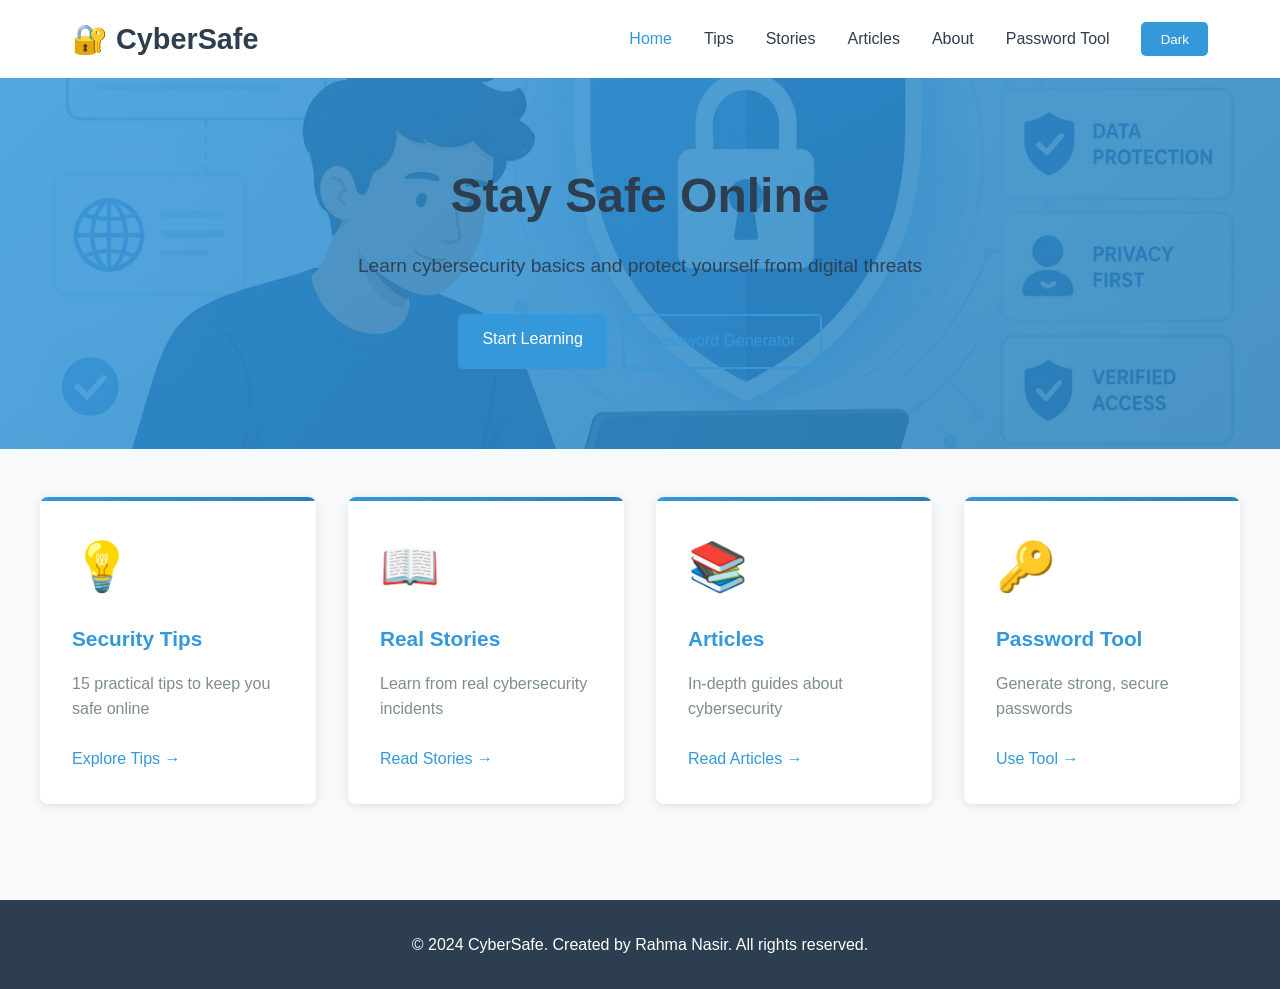
<file: index.html>
<!DOCTYPE html>
<html lang="en">
<head>
    <meta charset="UTF-8">
    <meta name="viewport" content="width=device-width, initial-scale=1.0">
    <title>CyberSafe - Cybersecurity Awareness</title>
    <link rel="stylesheet" href="style.css">
</head>
<body>

    <nav class="navbar">
        <div class="nav-container">
            <div class="logo">
                <span class="logo-icon">🔐</span>
                <span class="logo-text">CyberSafe</span>
            </div>
            <ul class="nav-links">
                <li><a href="index.html" class="active">Home</a></li>
                <li><a href="tips.html">Tips</a></li>
                <li><a href="stories.html">Stories</a></li>
                <li><a href="articles.html">Articles</a></li>
                <li><a href="about.html">About</a></li>
                <li><a href="password.html">Password Tool</a></li>
                <li><button class="theme-btn" id="themeBtn">Dark</button></li>
            </ul>
        </div>
    </nav>

    <section class="hero">
        <div class="hero-content">
            <h2>Stay Safe Online</h2>
            <p>Learn cybersecurity basics and protect yourself from digital threats</p>
            <div class="hero-buttons">
                <a href="tips.html" class="btn btn-primary">Start Learning</a>
                <a href="password.html" class="btn btn-secondary">Password Generator</a>
            </div>
        </div>
    </section>

    <section class="features">
        <div class="features-container">
            <div class="feature-card">
                <span class="feature-icon">💡</span>
                <h3>Security Tips</h3>
                <p>15 practical tips to keep you safe online</p>
                <a href="tips.html">Explore Tips →</a>
            </div>
            <div class="feature-card">
                <span class="feature-icon">📖</span>
                <h3>Real Stories</h3>
                <p>Learn from real cybersecurity incidents</p>
                <a href="stories.html">Read Stories →</a>
            </div>
            <div class="feature-card">
                <span class="feature-icon">📚</span>
                <h3>Articles</h3>
                <p>In-depth guides about cybersecurity</p>
                <a href="articles.html">Read Articles →</a>
            </div>
            <div class="feature-card">
                <span class="feature-icon">🔑</span>
                <h3>Password Tool</h3>
                <p>Generate strong, secure passwords</p>
                <a href="password.html">Use Tool →</a>
            </div>
        </div>
    </section>
    <footer class="footer">
        <p>&copy; 2024 CyberSafe. Created by Rahma Nasir. All rights reserved.</p>
    </footer>
    
    <script src="script.js"></script>
</body>
</html>
</file>
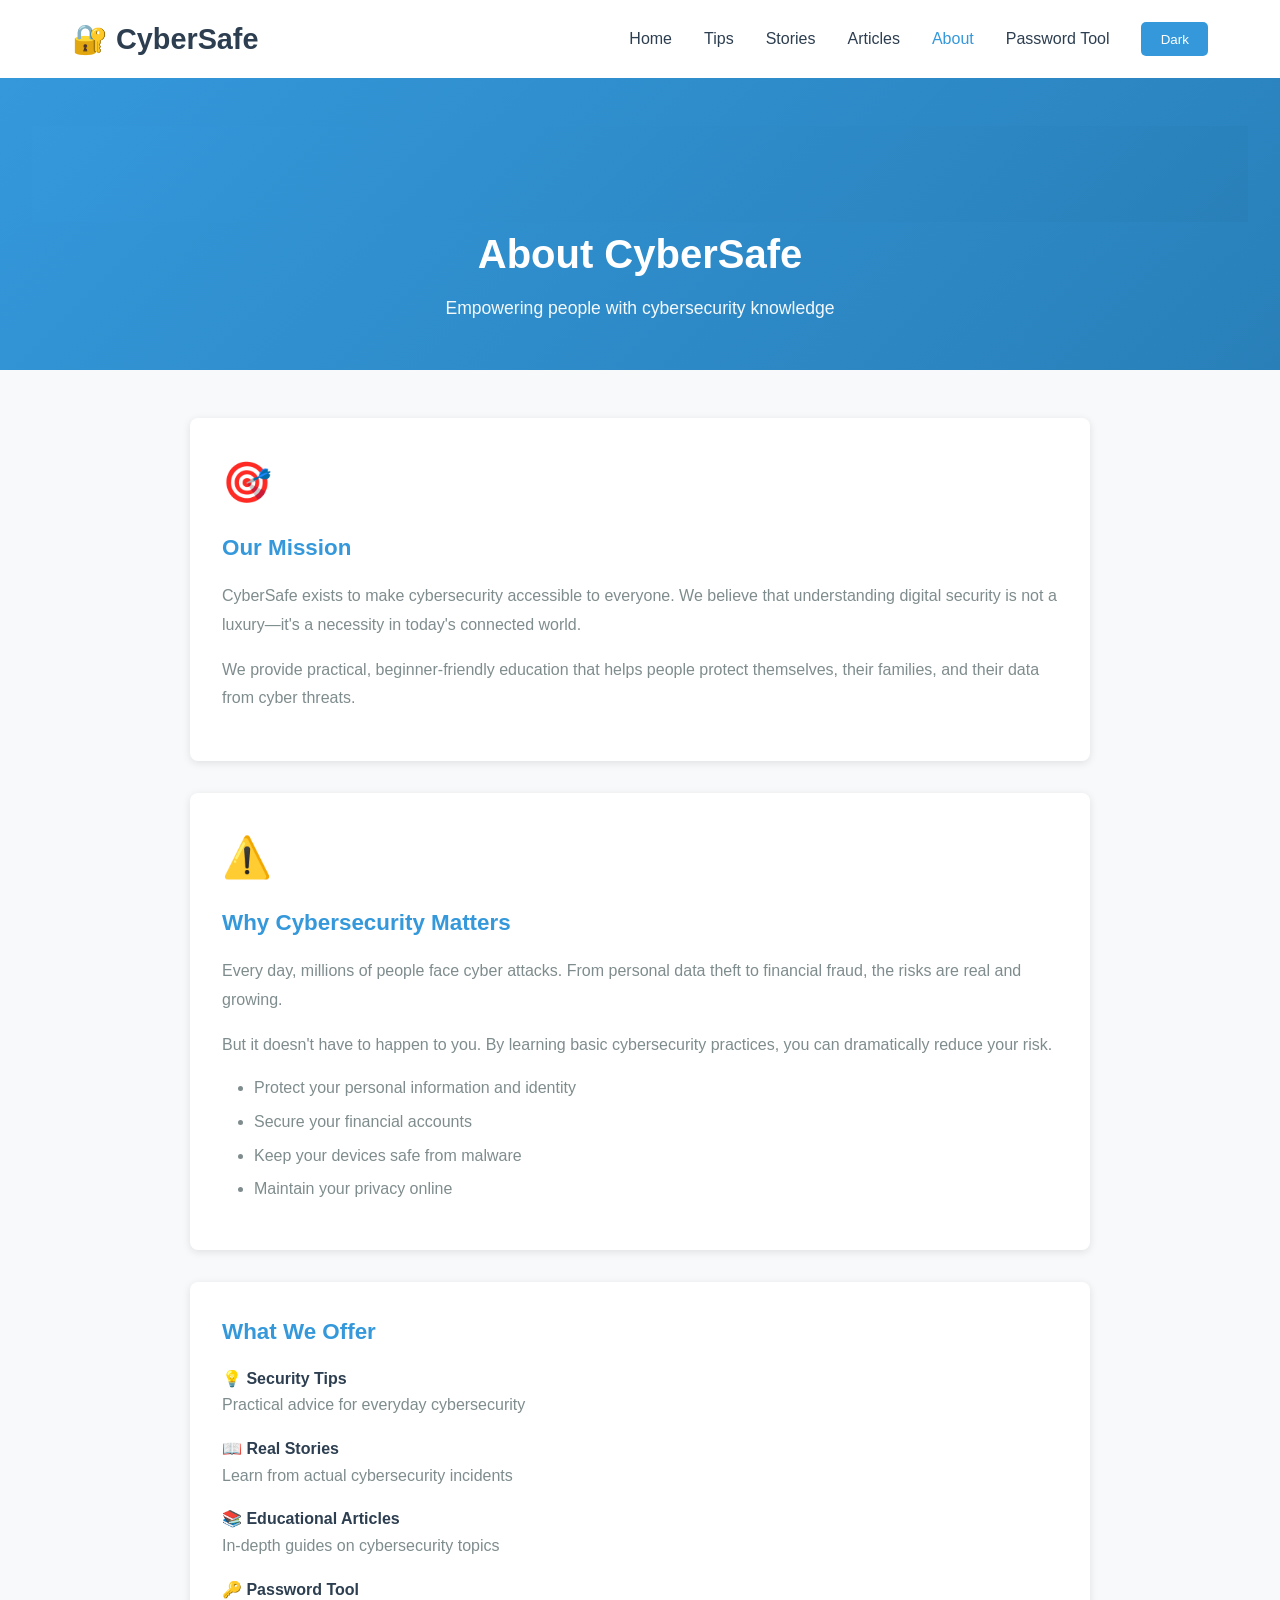
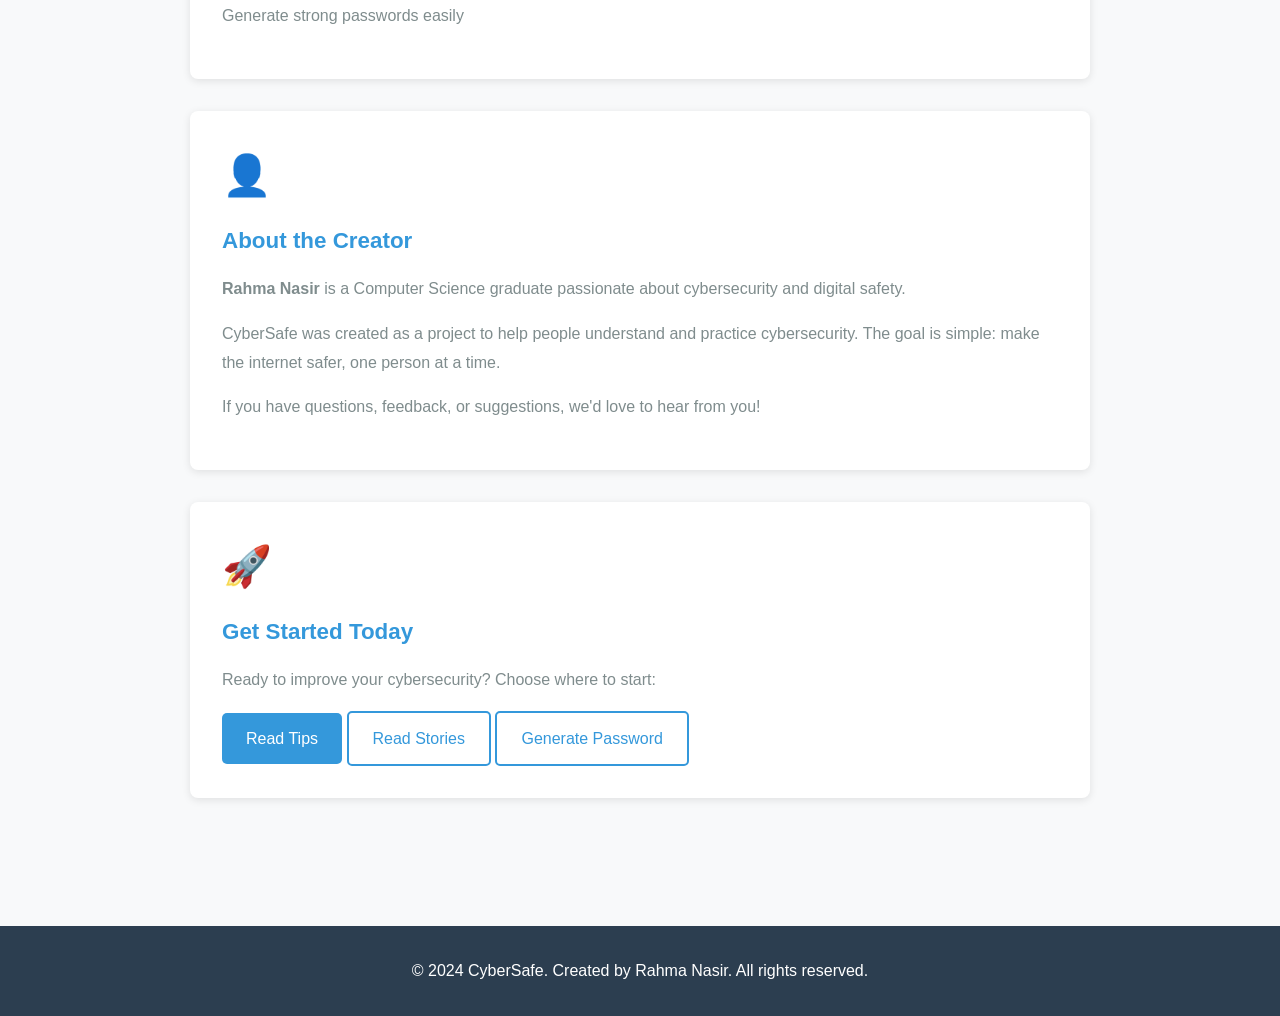
<file: about.html>
<!DOCTYPE html>
<html lang="en">
<head>
    <meta charset="UTF-8">
    <meta name="viewport" content="width=device-width, initial-scale=1.0">
    <title>About - CyberSafe</title>
    <link rel="stylesheet" href="style.css">
</head>
<body>

    <nav class="navbar">
        <div class="nav-container">
            <div class="logo">
                <span class="logo-icon">🔐</span>
                <span class="logo-text">CyberSafe</span>
            </div>
            <ul class="nav-links">
                <li><a href="index.html">Home</a></li>
                <li><a href="tips.html">Tips</a></li>
                <li><a href="stories.html">Stories</a></li>
                <li><a href="articles.html">Articles</a></li>
                <li><a href="about.html" class="active">About</a></li>
                <li><a href="password.html">Password Tool</a></li>
                <li><button class="theme-btn" id="themeBtn">Dark</button></li>
            </ul>
        </div>
    </nav>

    <section class="page-header">
        <section class="page-header" id="about-header"></section>
        <h2>About CyberSafe</h2>
        <p>Empowering people with cybersecurity knowledge</p>
    </section>

    <section class="about-section">
        <div class="about-container">
            <div class="about-card">
                <span class="about-icon">🎯</span>
                <h3>Our Mission</h3>
                <p>CyberSafe exists to make cybersecurity accessible to everyone. We believe that understanding digital security is not a luxury—it's a necessity in today's connected world.</p>
                <p>We provide practical, beginner-friendly education that helps people protect themselves, their families, and their data from cyber threats.</p>
            </div>

            <div class="about-card">
                <span class="about-icon">⚠️</span>
                <h3>Why Cybersecurity Matters</h3>
                <p>Every day, millions of people face cyber attacks. From personal data theft to financial fraud, the risks are real and growing.</p>
                <p>But it doesn't have to happen to you. By learning basic cybersecurity practices, you can dramatically reduce your risk.</p>
                <ul>
                    <li>Protect your personal information and identity</li>
                    <li>Secure your financial accounts</li>
                    <li>Keep your devices safe from malware</li>
                    <li>Maintain your privacy online</li>
                </ul>
            </div>

            <div class="about-card">
                <h3>What We Offer</h3>
                <div class="offerings">
                    <div class="offering">
                        <h4>💡 Security Tips</h4>
                        <p>Practical advice for everyday cybersecurity</p>
                    </div>
                    <div class="offering">
                        <h4>📖 Real Stories</h4>
                        <p>Learn from actual cybersecurity incidents</p>
                    </div>
                    <div class="offering">
                        <h4>📚 Educational Articles</h4>
                        <p>In-depth guides on cybersecurity topics</p>
                    </div>
                    <div class="offering">
                        <h4>🔑 Password Tool</h4>
                        <p>Generate strong passwords easily</p>
                    </div>
                </div>
            </div>

            <div class="about-card">
                <span class="about-icon">👤</span>
                <h3>About the Creator</h3>
                <p><strong>Rahma Nasir</strong> is a Computer Science graduate passionate about cybersecurity and digital safety.</p>
                <p>CyberSafe was created as a project to help people understand and practice cybersecurity. The goal is simple: make the internet safer, one person at a time.</p>
                <p>If you have questions, feedback, or suggestions, we'd love to hear from you!</p>
            </div>

            <div class="about-card cta-card">
                <span class="about-icon">🚀</span>
                <h3>Get Started Today</h3>
                <p>Ready to improve your cybersecurity? Choose where to start:</p>
                <div class="cta-buttons">
                    <a href="tips.html" class="btn btn-primary">Read Tips</a>
                    <a href="stories.html" class="btn btn-secondary">Read Stories</a>
                    <a href="password.html" class="btn btn-secondary">Generate Password</a>
                </div>
            </div>
        </div>
    </section>
    <footer class="footer">
        <p>&copy; 2024 CyberSafe. Created by Rahma Nasir. All rights reserved.</p>
    </footer>
    
    <script src="script.js"></script>
</body>
</html>
</file>
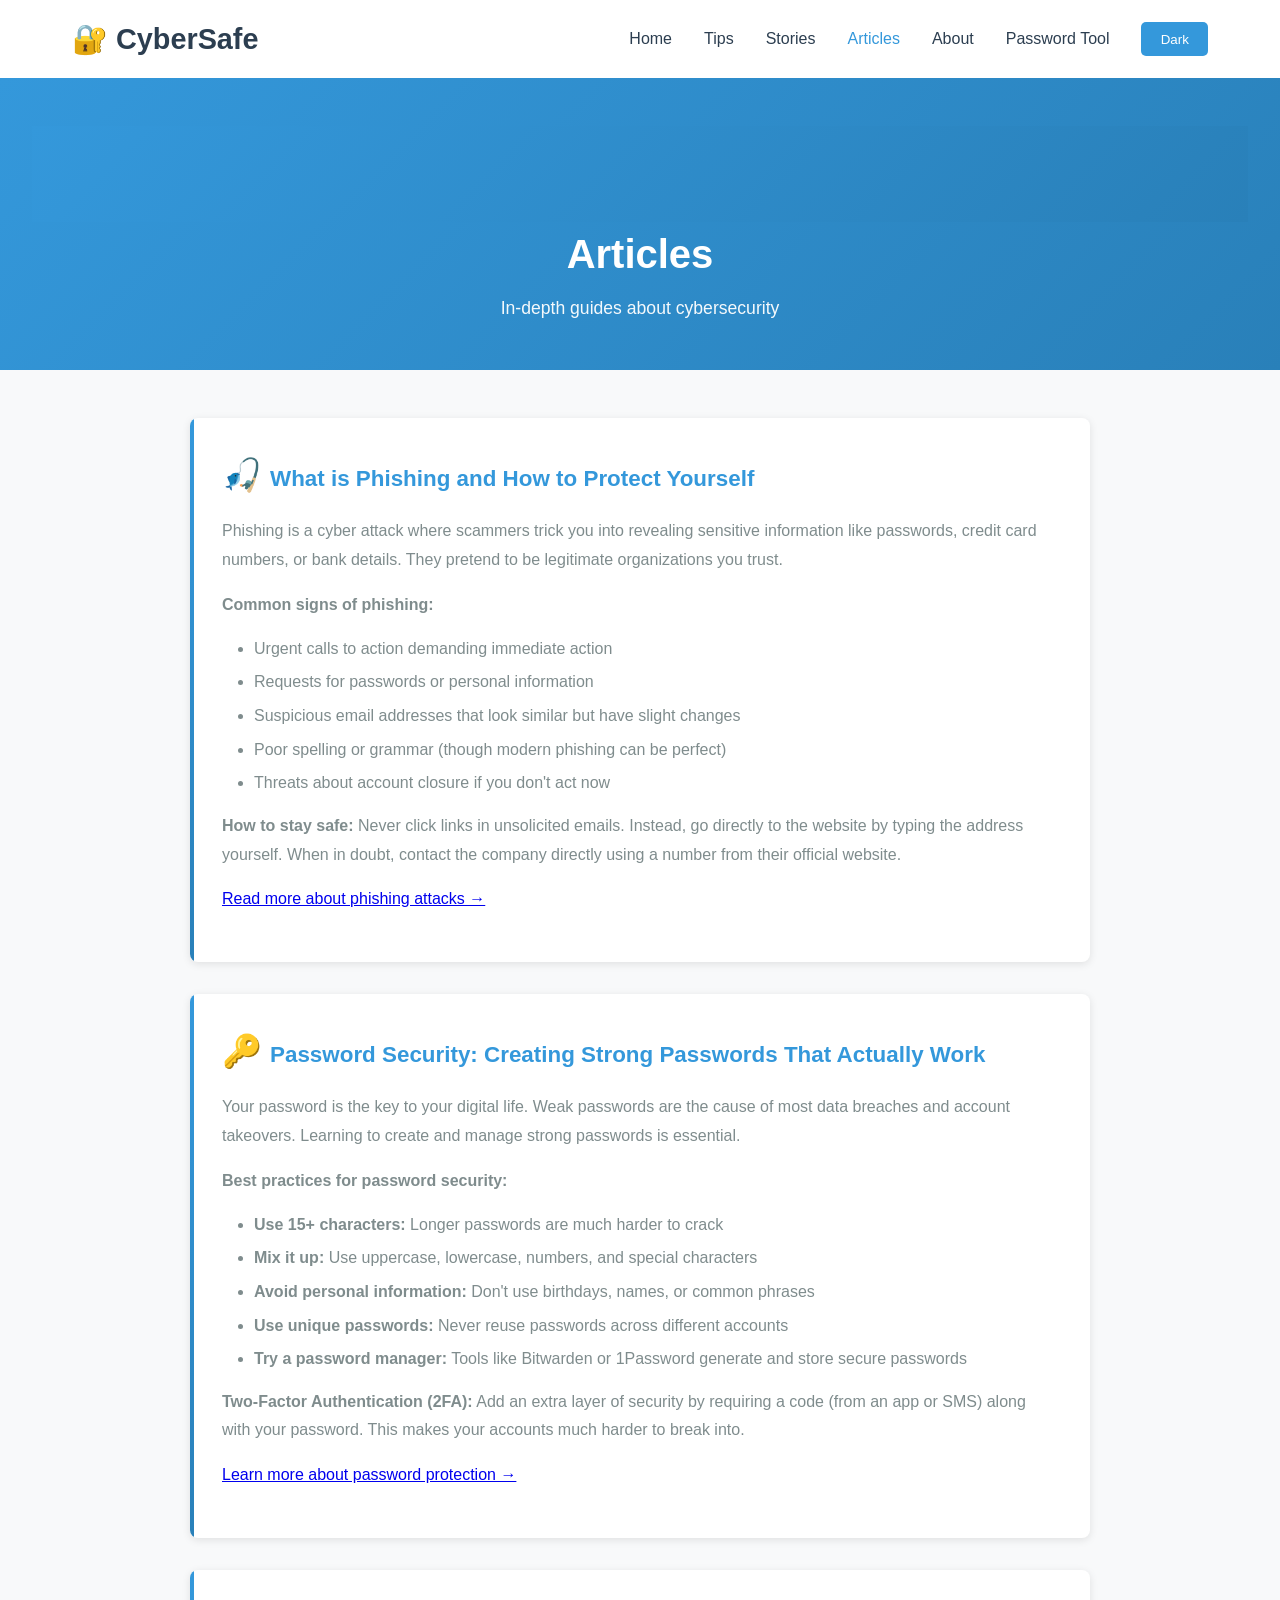
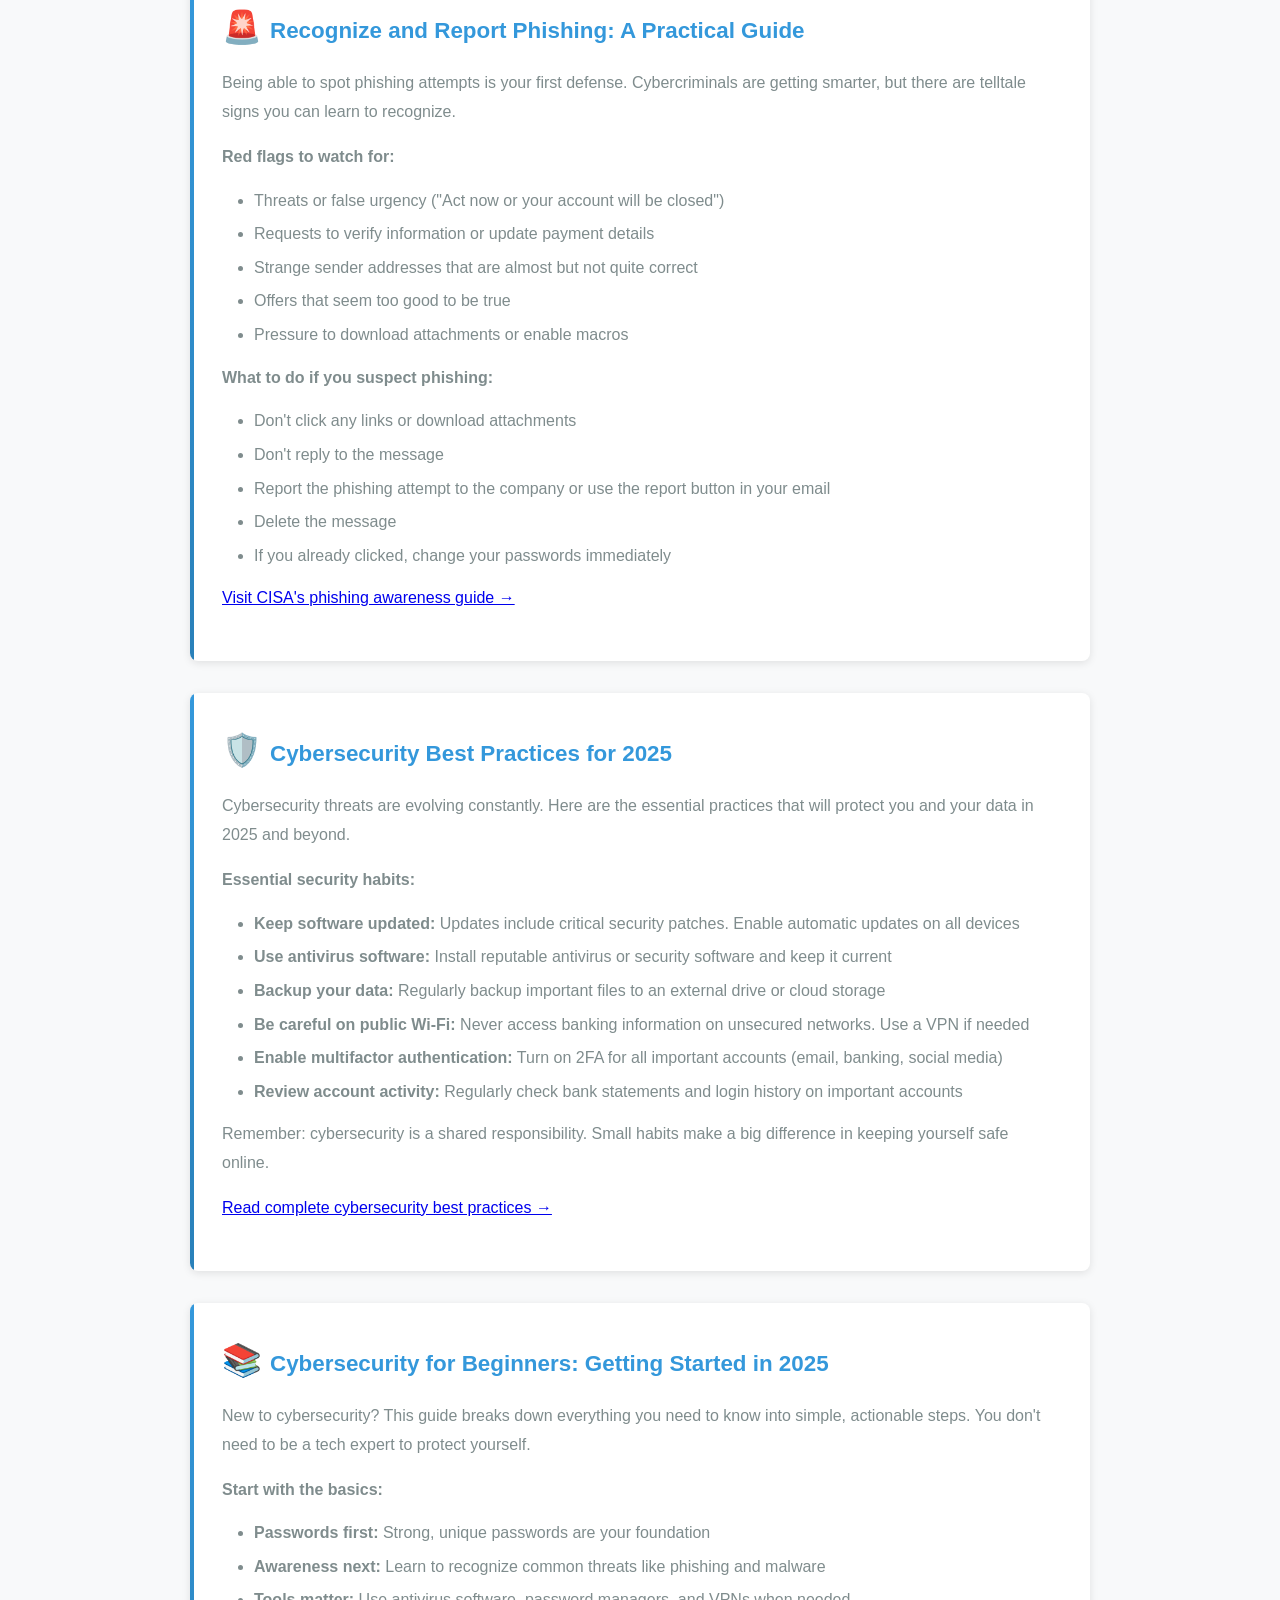
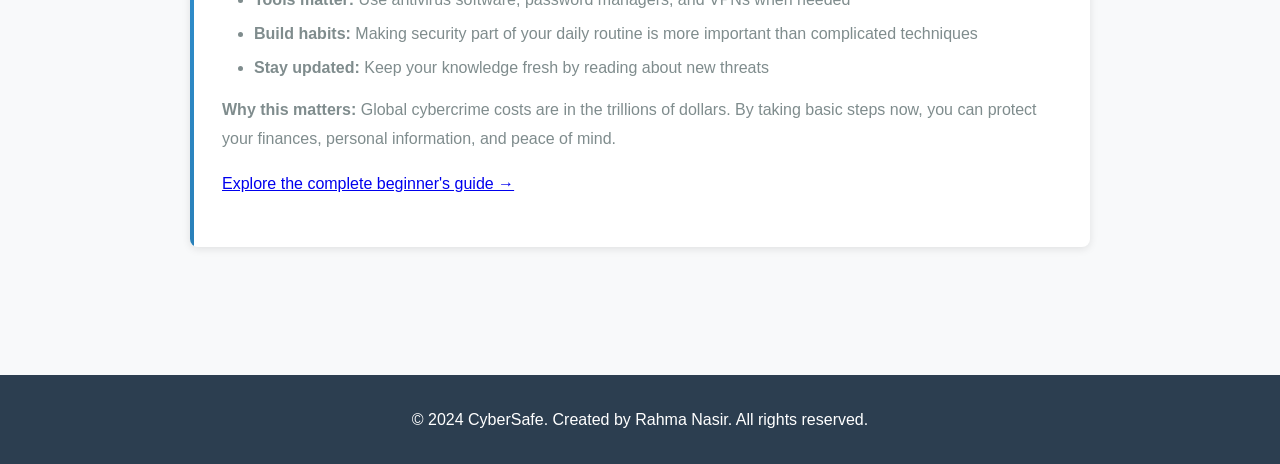
<file: articles.html>
<!DOCTYPE html>
<html lang="en">
<head>
    <meta charset="UTF-8">
    <meta name="viewport" content="width=device-width, initial-scale=1.0">
    <title>Articles - CyberSafe</title>
    <link rel="stylesheet" href="style.css">    
</head>
<body>

    <nav class="navbar">
        <div class="nav-container">
           <div class="logo">
                <span class="logo-icon">🔐</span>
                <span class="logo-text">CyberSafe</span>
            </div>
            <ul class="nav-links">
                <li><a href="index.html">Home</a></li>
                <li><a href="tips.html">Tips</a></li>
                <li><a href="stories.html">Stories</a></li>
                <li><a href="articles.html" class="active">Articles</a></li>
                <li><a href="about.html">About</a></li>
                <li><a href="password.html">Password Tool</a></li>
                <li><button class="theme-btn" id="themeBtn">Dark</button></li>
            </ul>
        </div>
    </nav>

    <section class="page-header">
        <section class="page-header" id="articles-header"></section>
        <h2>Articles</h2>
        <p>In-depth guides about cybersecurity</p>
    </section>

    <section class="articles-section">
        <div class="articles-container">
            <article class="article-card">
                <h3><span class="article-icon">🎣</span>What is Phishing and How to Protect Yourself</h3>
                <p>Phishing is a cyber attack where scammers trick you into revealing sensitive information like passwords, credit card numbers, or bank details. They pretend to be legitimate organizations you trust.</p>
                <p><strong>Common signs of phishing:</strong></p>
                <ul>
                    <li>Urgent calls to action demanding immediate action</li>
                    <li>Requests for passwords or personal information</li>
                    <li>Suspicious email addresses that look similar but have slight changes</li>
                    <li>Poor spelling or grammar (though modern phishing can be perfect)</li>
                    <li>Threats about account closure if you don't act now</li>
                </ul>
                <p><strong>How to stay safe:</strong> Never click links in unsolicited emails. Instead, go directly to the website by typing the address yourself. When in doubt, contact the company directly using a number from their official website.</p>
                <p><a href="https://www.cloudflare.com/learning/access-management/phishing-attack/" target="_blank" rel="noopener">Read more about phishing attacks →</a></p>
            </article>

            <article class="article-card">
                <h3><span class="article-icon">🔑</span>Password Security: Creating Strong Passwords That Actually Work</h3>
                <p>Your password is the key to your digital life. Weak passwords are the cause of most data breaches and account takeovers. Learning to create and manage strong passwords is essential.</p>
                <p><strong>Best practices for password security:</strong></p>
                <ul>
                    <li><strong>Use 15+ characters:</strong> Longer passwords are much harder to crack</li>
                    <li><strong>Mix it up:</strong> Use uppercase, lowercase, numbers, and special characters</li>
                    <li><strong>Avoid personal information:</strong> Don't use birthdays, names, or common phrases</li>
                    <li><strong>Use unique passwords:</strong> Never reuse passwords across different accounts</li>
                    <li><strong>Try a password manager:</strong> Tools like Bitwarden or 1Password generate and store secure passwords</li>
                </ul>
                <p><strong>Two-Factor Authentication (2FA):</strong> Add an extra layer of security by requiring a code (from an app or SMS) along with your password. This makes your accounts much harder to break into.</p>
                <p><a href="https://support.microsoft.com/en-us/windows/protect-yourself-from-phishing-0c7ea947-ba98-3bd9-7184-430e1f860a44" target="_blank" rel="noopener">Learn more about password protection →</a></p>
            </article>

            <article class="article-card">
                <h3><span class="article-icon">🚨</span>Recognize and Report Phishing: A Practical Guide</h3>
                <p>Being able to spot phishing attempts is your first defense. Cybercriminals are getting smarter, but there are telltale signs you can learn to recognize.</p>
                <p><strong>Red flags to watch for:</strong></p>
                <ul>
                    <li>Threats or false urgency ("Act now or your account will be closed")</li>
                    <li>Requests to verify information or update payment details</li>
                    <li>Strange sender addresses that are almost but not quite correct</li>
                    <li>Offers that seem too good to be true</li>
                    <li>Pressure to download attachments or enable macros</li>
                </ul>
                <p><strong>What to do if you suspect phishing:</strong></p>
                <ul>
                    <li>Don't click any links or download attachments</li>
                    <li>Don't reply to the message</li>
                    <li>Report the phishing attempt to the company or use the report button in your email</li>
                    <li>Delete the message</li>
                    <li>If you already clicked, change your passwords immediately</li>
                </ul>
                <p><a href="https://www.cisa.gov/secure-our-world/recognize-and-report-phishing" target="_blank" rel="noopener">Visit CISA's phishing awareness guide →</a></p>
            </article>

            <article class="article-card">
                <h3><span class="article-icon">🛡️</span>Cybersecurity Best Practices for 2025</h3>
                <p>Cybersecurity threats are evolving constantly. Here are the essential practices that will protect you and your data in 2025 and beyond.</p>
                <p><strong>Essential security habits:</strong></p>
                <ul>
                    <li><strong>Keep software updated:</strong> Updates include critical security patches. Enable automatic updates on all devices</li>
                    <li><strong>Use antivirus software:</strong> Install reputable antivirus or security software and keep it current</li>
                    <li><strong>Backup your data:</strong> Regularly backup important files to an external drive or cloud storage</li>
                    <li><strong>Be careful on public Wi-Fi:</strong> Never access banking information on unsecured networks. Use a VPN if needed</li>
                    <li><strong>Enable multifactor authentication:</strong> Turn on 2FA for all important accounts (email, banking, social media)</li>
                    <li><strong>Review account activity:</strong> Regularly check bank statements and login history on important accounts</li>
                </ul>
                <p>Remember: cybersecurity is a shared responsibility. Small habits make a big difference in keeping yourself safe online.</p>
                <p><a href="https://fieldeffect.com/blog/cybersecurity-best-practices-this-year" target="_blank" rel="noopener">Read complete cybersecurity best practices →</a></p>
            </article>

            <article class="article-card">
                <h3><span class="article-icon">📚</span>Cybersecurity for Beginners: Getting Started in 2025</h3>
                <p>New to cybersecurity? This guide breaks down everything you need to know into simple, actionable steps. You don't need to be a tech expert to protect yourself.</p>
                <p><strong>Start with the basics:</strong></p>
                <ul>
                    <li><strong>Passwords first:</strong> Strong, unique passwords are your foundation</li>
                    <li><strong>Awareness next:</strong> Learn to recognize common threats like phishing and malware</li>
                    <li><strong>Tools matter:</strong> Use antivirus software, password managers, and VPNs when needed</li>
                    <li><strong>Build habits:</strong> Making security part of your daily routine is more important than complicated techniques</li>
                    <li><strong>Stay updated:</strong> Keep your knowledge fresh by reading about new threats</li>
                </ul>
                <p><strong>Why this matters:</strong> Global cybercrime costs are in the trillions of dollars. By taking basic steps now, you can protect your finances, personal information, and peace of mind.</p>
                <p><a href="https://ghost.codersera.com/blog/cyber-security-tips-for-beginners-in-2026/" target="_blank" rel="noopener">Explore the complete beginner's guide →</a></p>
            </article>
        </div>
    </section>

    <footer class="footer">
        <p>&copy; 2024 CyberSafe. Created by Rahma Nasir. All rights reserved.</p>
    </footer>
    
    <script src="script.js"></script>
</body>
</html>
</file>
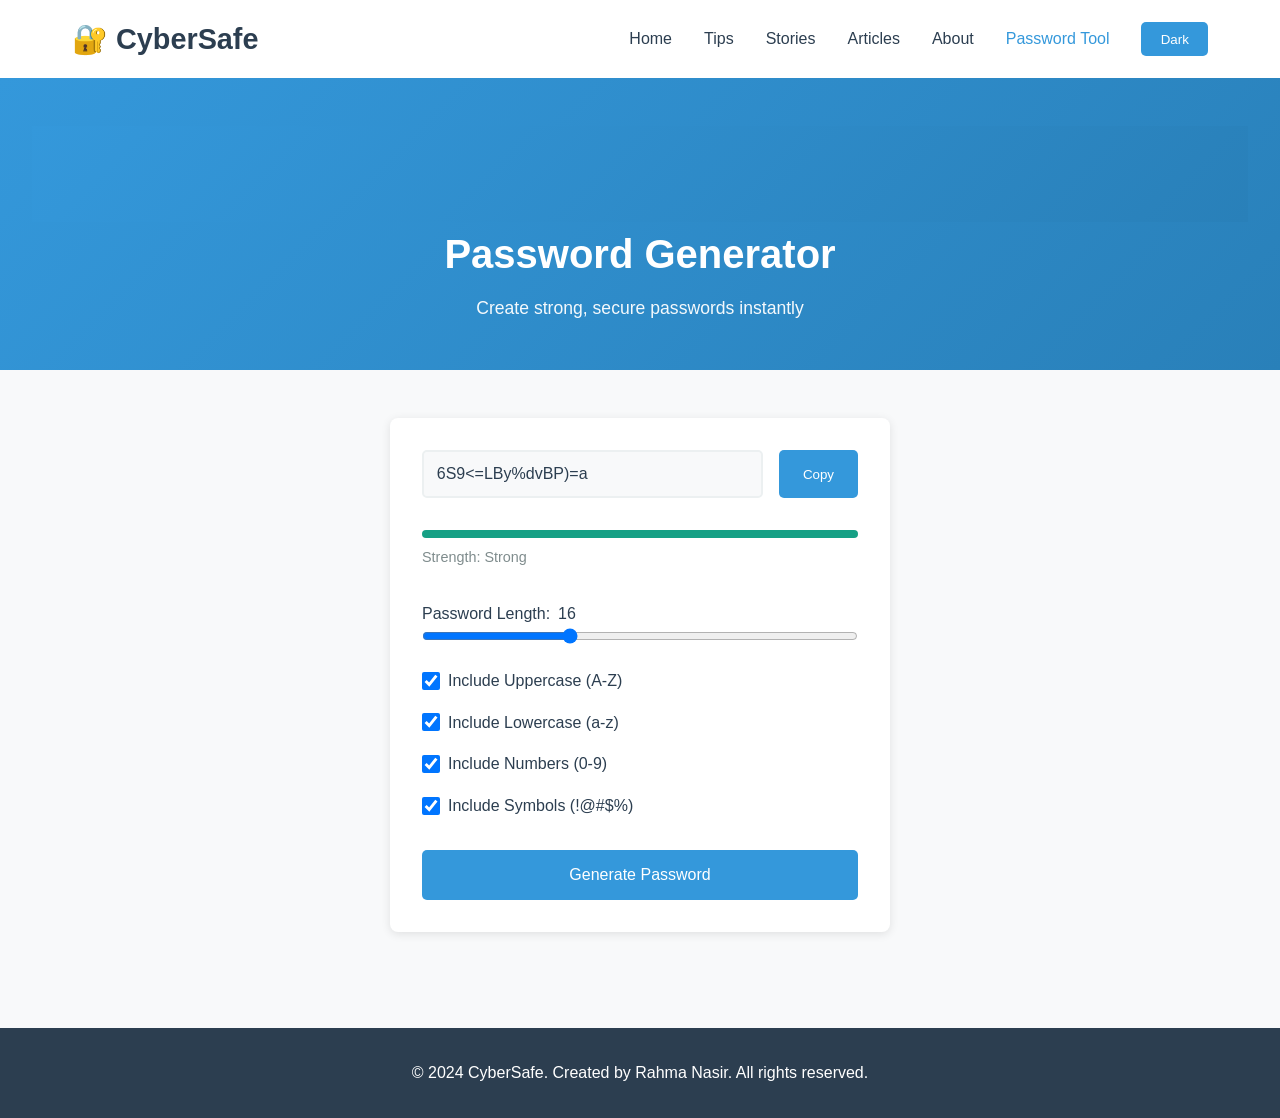
<file: password.html>
<!DOCTYPE html>
<html lang="en">
<head>
    <meta charset="UTF-8">
    <meta name="viewport" content="width=device-width, initial-scale=1.0">
    <title>Password Generator - CyberSafe</title>
    <link rel="stylesheet" href="style.css">
</head>
<body>
    <nav class="navbar">
        <div class="nav-container">
            <div class="logo">
                <span class="logo-icon">🔐</span>
                <span class="logo-text">CyberSafe</span>
            </div>
            <ul class="nav-links">
                <li><a href="index.html">Home</a></li>
                <li><a href="tips.html">Tips</a></li>
                <li><a href="stories.html">Stories</a></li>
                <li><a href="articles.html">Articles</a></li>
                <li><a href="about.html">About</a></li>
                <li><a href="password.html" class="active">Password Tool</a></li>
                <li><button class="theme-btn" id="themeBtn">Dark</button></li>
            </ul>
        </div>
    </nav>

    <section class="page-header">
        <section class="page-header" id="password-header"></section>
        <h2>Password Generator</h2>
        <p>Create strong, secure passwords instantly</p>
    </section>

    <section class="password-section">
        <div class="password-container">

            <div class="password-display">
                <input type="text" id="passwordOutput" readonly placeholder="Your password will appear here">
                <button class="copy-btn" id="copyBtn">Copy</button>
            </div>

            <div class="strength-indicator">
                <div class="strength-bar" id="strengthBar"></div>
                <p id="strengthText">Strength: Not generated</p>
            </div>

            <div class="password-options">
                <div class="option">
                    <label for="length">Password Length: <span id="lengthValue">16</span></label>
                    <input type="range" id="length" min="8" max="32" value="16">
                </div>

                <div class="option">
                    <label>
                        <input type="checkbox" id="uppercase" checked>
                        Include Uppercase (A-Z)
                    </label>
                </div>

                <div class="option">
                    <label>
                        <input type="checkbox" id="lowercase" checked>
                        Include Lowercase (a-z)
                    </label>
                </div>

                <div class="option">
                    <label>
                        <input type="checkbox" id="numbers" checked>
                        Include Numbers (0-9)
                    </label>
                </div>

                <div class="option">
                    <label>
                        <input type="checkbox" id="symbols" checked>
                        Include Symbols (!@#$%)
                    </label>
                </div>
            </div>

            <button class="btn btn-primary generate-btn" id="generateBtn">Generate Password</button>
        </div>
    </section>

    <footer class="footer">
        <p>&copy; 2024 CyberSafe. Created by Rahma Nasir. All rights reserved.</p>
    </footer>
    
    <script src="script.js"></script>
</body>
</html>
</file>
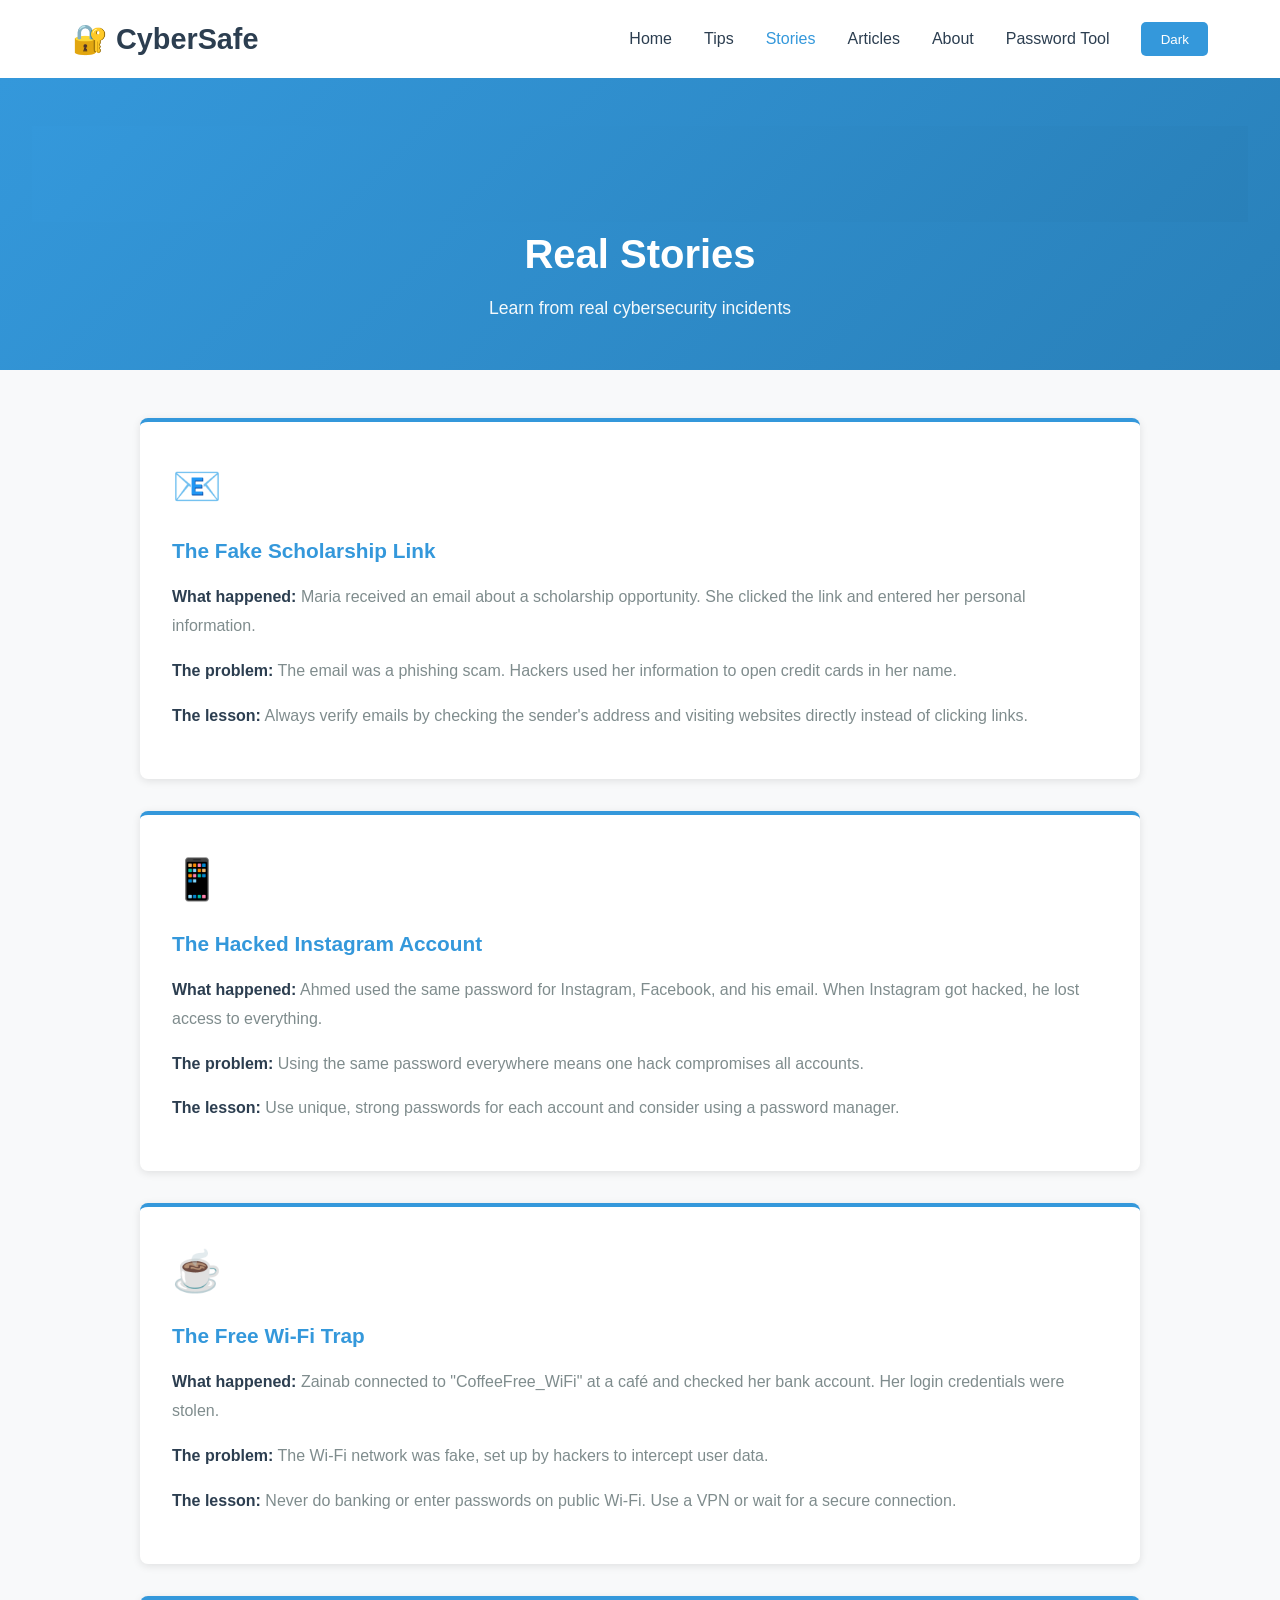
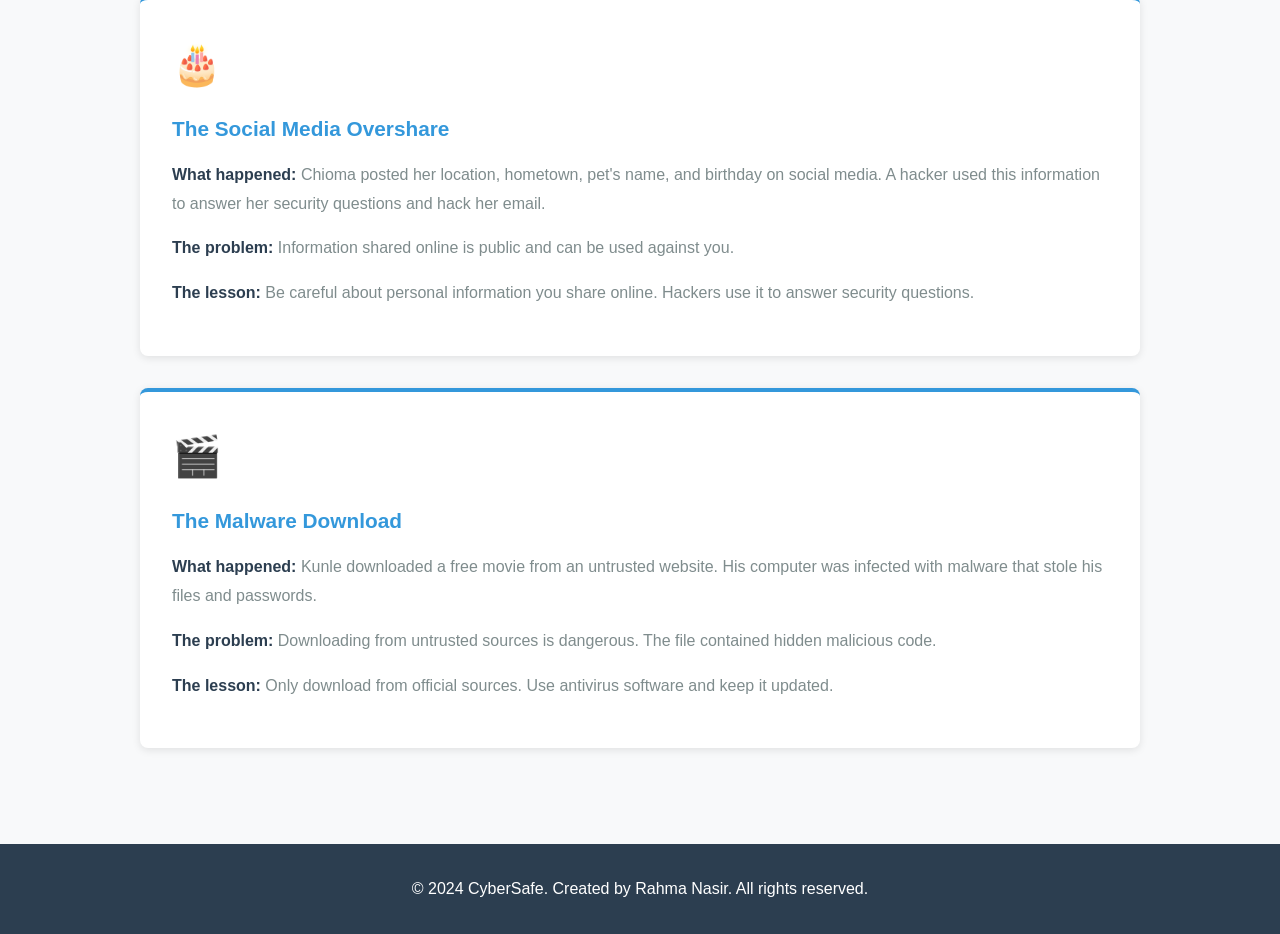
<file: stories.html>
<!DOCTYPE html>
<html lang="en">
<head>
    <meta charset="UTF-8">
    <meta name="viewport" content="width=device-width, initial-scale=1.0">
    <title>Real Stories - CyberSafe</title>
    <link rel="stylesheet" href="style.css">
</head>
<body>
    <!-- Navigation -->
    <nav class="navbar">
        <div class="nav-container">
            <div class="logo">
                <span class="logo-icon">🔐</span>
                <span class="logo-text">CyberSafe</span>
            </div>
            <ul class="nav-links">
                <li><a href="index.html">Home</a></li>
                <li><a href="tips.html">Tips</a></li>
                <li><a href="stories.html" class="active">Stories</a></li>
                <li><a href="articles.html">Articles</a></li>
                <li><a href="about.html">About</a></li>
                <li><a href="password.html">Password Tool</a></li>
                <li><button class="theme-btn" id="themeBtn">Dark</button></li>
            </ul>
        </div>
    </nav>

    <section class="page-header">
        <section class="page-header" id="stories-header"></section>
        <h2>Real Stories</h2>
        <p>Learn from real cybersecurity incidents</p>
    </section>

    <section class="stories-section">
        <div class="stories-container">
            <div class="story-card">
                <span class="story-icon">📧</span>
                <h3>The Fake Scholarship Link</h3>
                <p><strong>What happened:</strong> Maria received an email about a scholarship opportunity. She clicked the link and entered her personal information.</p>
                <p><strong>The problem:</strong> The email was a phishing scam. Hackers used her information to open credit cards in her name.</p>
                <p><strong>The lesson:</strong> Always verify emails by checking the sender's address and visiting websites directly instead of clicking links.</p>
            </div>

            <div class="story-card">
                <span class="story-icon">📱</span>
                <h3>The Hacked Instagram Account</h3>
                <p><strong>What happened:</strong> Ahmed used the same password for Instagram, Facebook, and his email. When Instagram got hacked, he lost access to everything.</p>
                <p><strong>The problem:</strong> Using the same password everywhere means one hack compromises all accounts.</p>
                <p><strong>The lesson:</strong> Use unique, strong passwords for each account and consider using a password manager.</p>
            </div>

            <div class="story-card">
                <span class="story-icon">☕</span>
                <h3>The Free Wi-Fi Trap</h3>
                <p><strong>What happened:</strong> Zainab connected to "CoffeeFree_WiFi" at a café and checked her bank account. Her login credentials were stolen.</p>
                <p><strong>The problem:</strong> The Wi-Fi network was fake, set up by hackers to intercept user data.</p>
                <p><strong>The lesson:</strong> Never do banking or enter passwords on public Wi-Fi. Use a VPN or wait for a secure connection.</p>
            </div>

            <div class="story-card">
                <span class="story-icon">🎂</span>
                <h3>The Social Media Overshare</h3>
                <p><strong>What happened:</strong> Chioma posted her location, hometown, pet's name, and birthday on social media. A hacker used this information to answer her security questions and hack her email.</p>
                <p><strong>The problem:</strong> Information shared online is public and can be used against you.</p>
                <p><strong>The lesson:</strong> Be careful about personal information you share online. Hackers use it to answer security questions.</p>
            </div>

            <div class="story-card">
                <span class="story-icon">🎬</span>
                <h3>The Malware Download</h3>
                <p><strong>What happened:</strong> Kunle downloaded a free movie from an untrusted website. His computer was infected with malware that stole his files and passwords.</p>
                <p><strong>The problem:</strong> Downloading from untrusted sources is dangerous. The file contained hidden malicious code.</p>
                <p><strong>The lesson:</strong> Only download from official sources. Use antivirus software and keep it updated.</p>
            </div>
        </div>
    </section>

    <footer class="footer">
        <p>&copy; 2024 CyberSafe. Created by Rahma Nasir. All rights reserved.</p>
    </footer>
    
    <script src="script.js"></script>
</body>
</html>
</file>
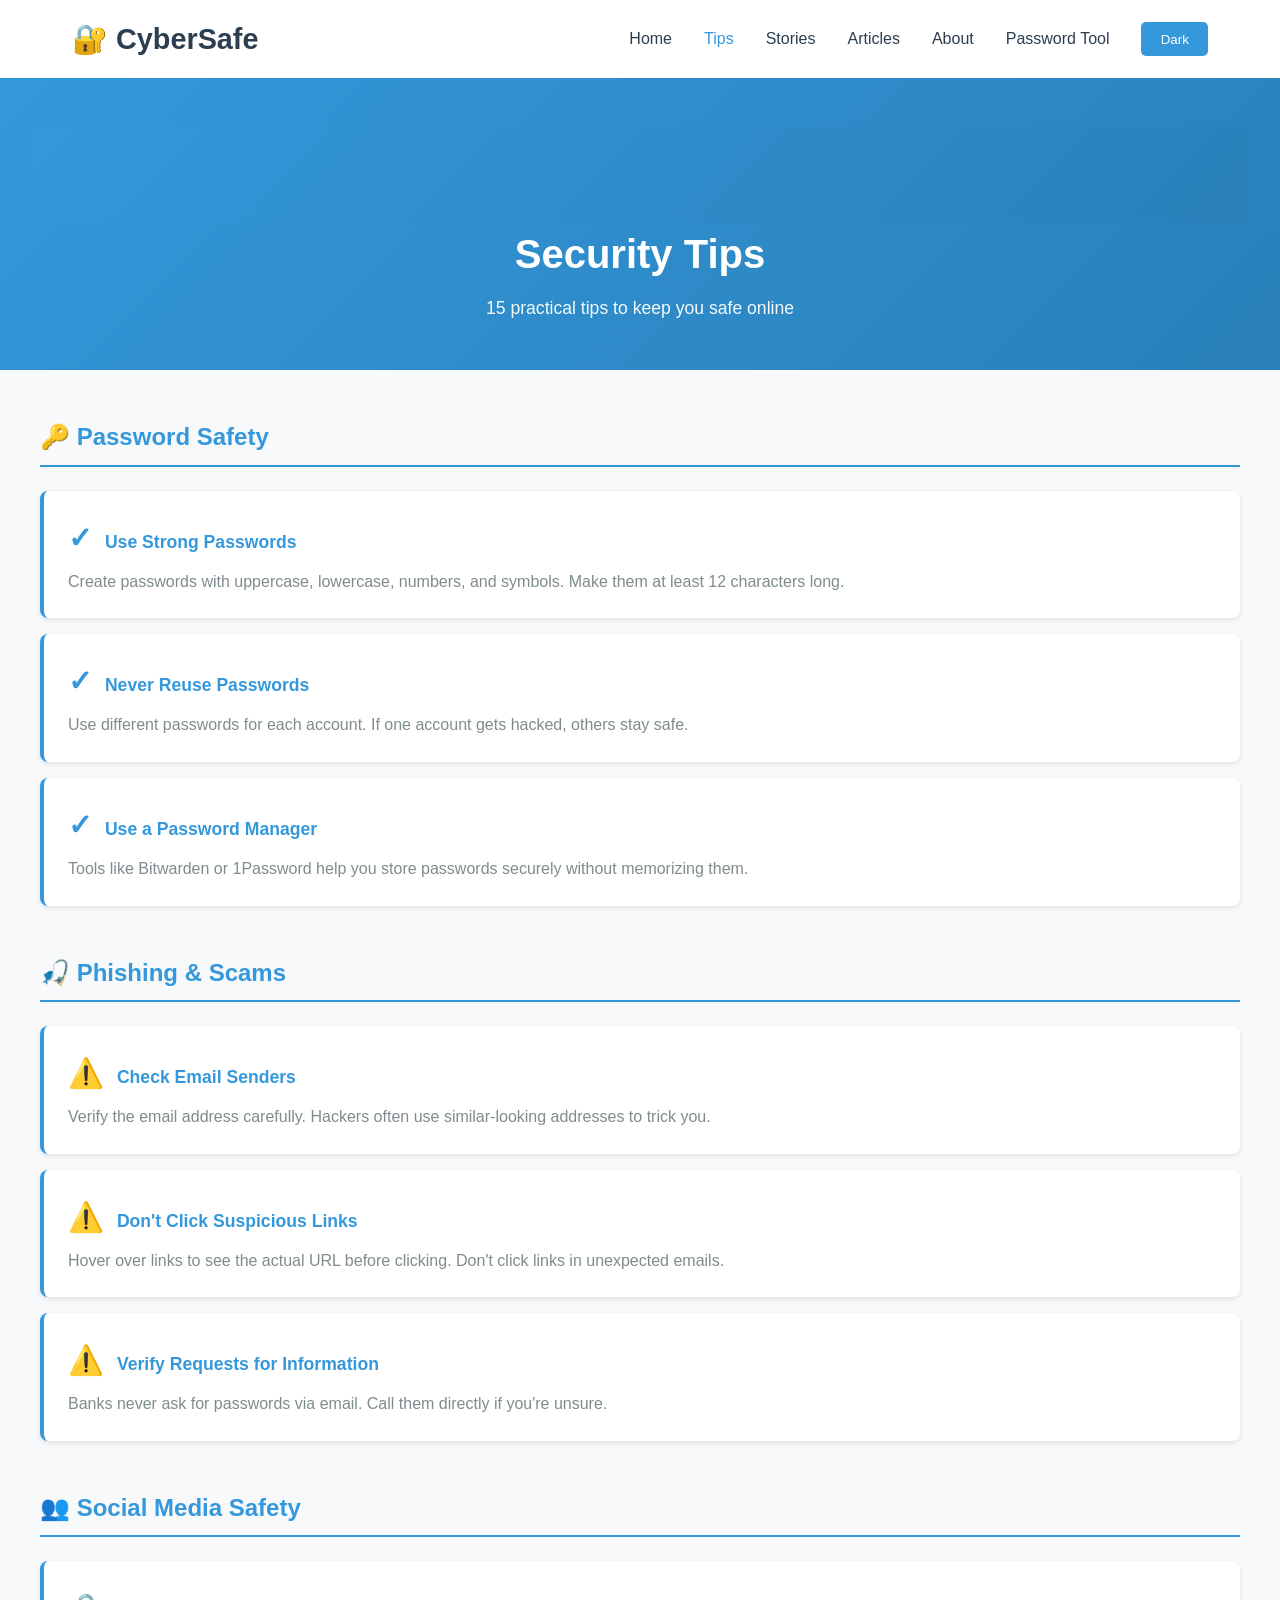
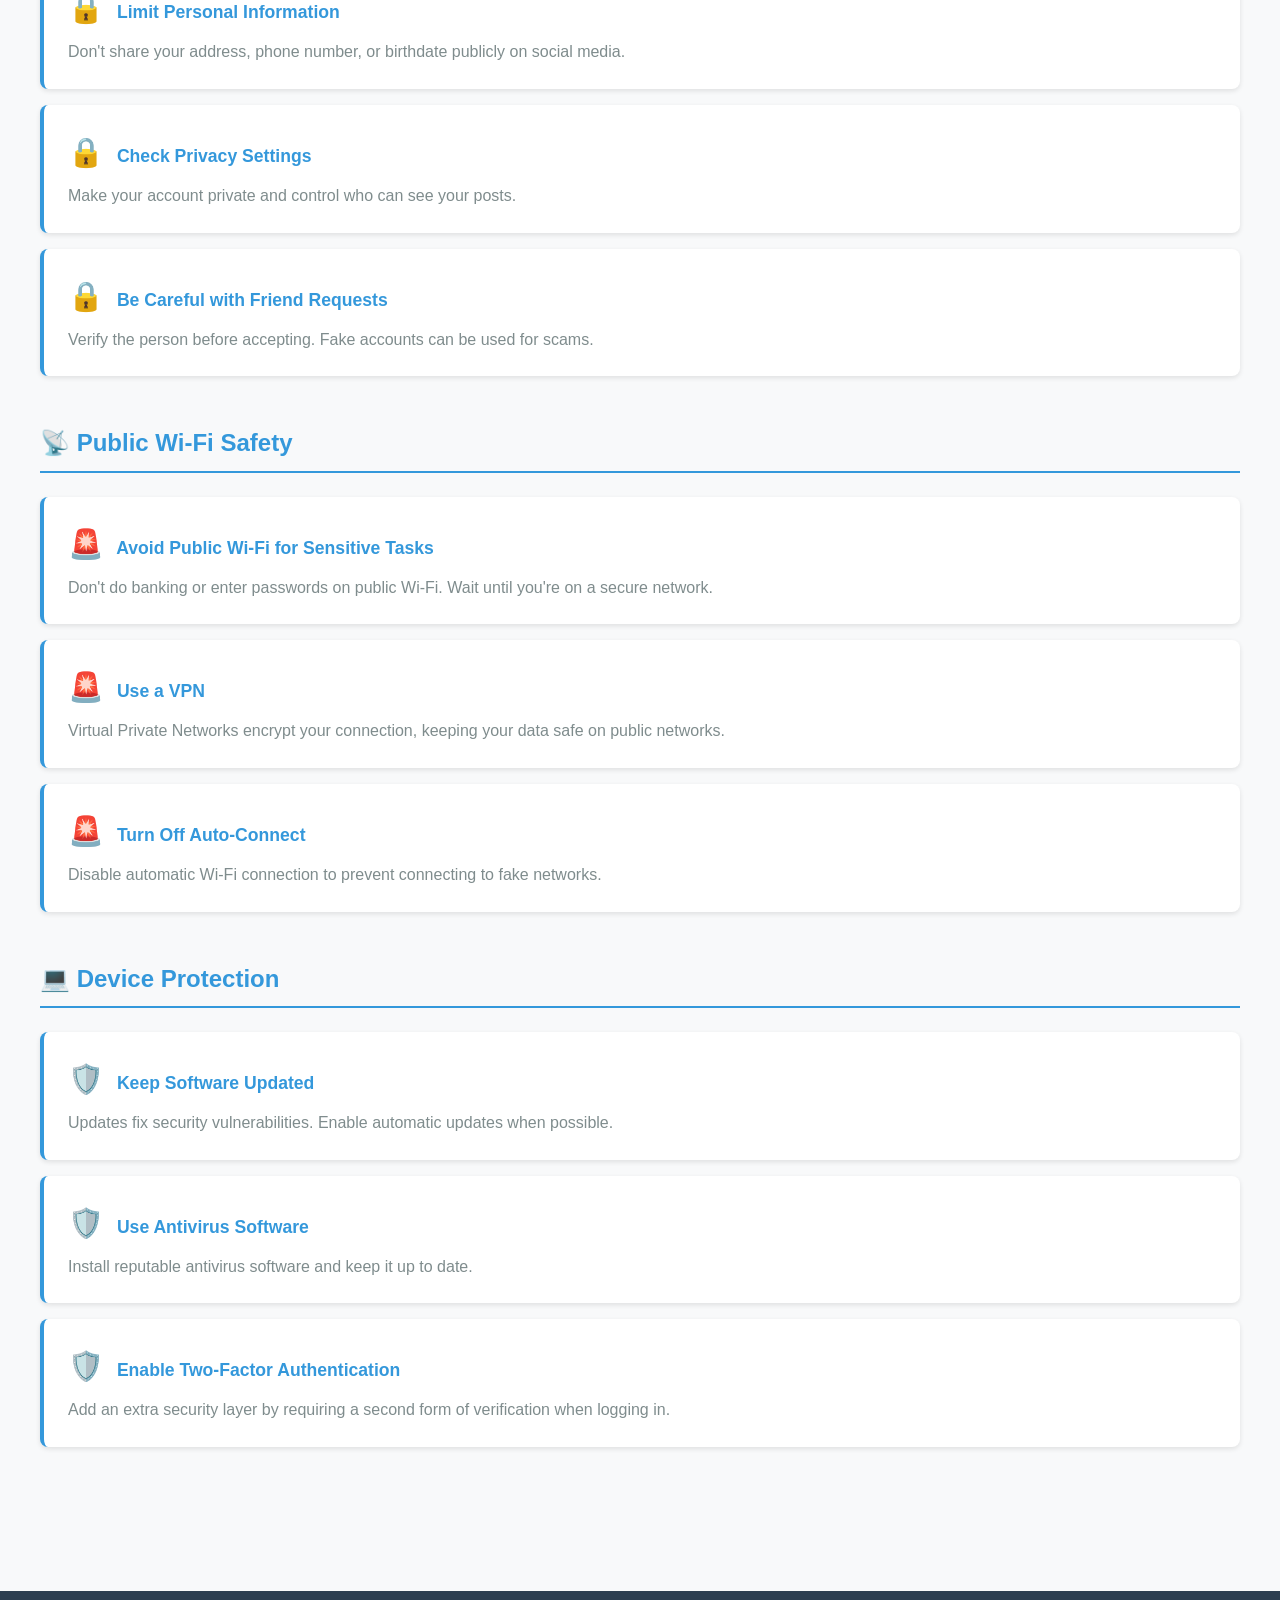
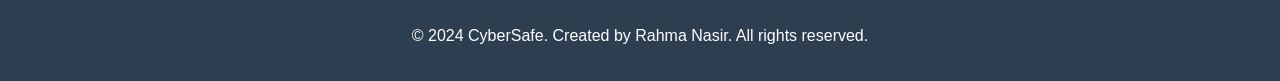
<file: tips.html>
<!DOCTYPE html>
<html lang="en">
<head>
    <meta charset="UTF-8">
    <meta name="viewport" content="width=device-width, initial-scale=1.0">
    <title>Security Tips - CyberSafe</title>
    <link rel="stylesheet" href="style.css">
</head>
<body>
    <nav class="navbar">
        <div class="nav-container">
            <div class="logo">
                <span class="logo-icon">🔐</span>
                <span class="logo-text">CyberSafe</span>
            </div>
            <ul class="nav-links">
                <li><a href="index.html">Home</a></li>
                <li><a href="tips.html" class="active">Tips</a></li>
                <li><a href="stories.html">Stories</a></li>
                <li><a href="articles.html">Articles</a></li>
                <li><a href="about.html">About</a></li>
                <li><a href="password.html">Password Tool</a></li>
                <li><button class="theme-btn" id="themeBtn">Dark</button></li>
            </ul>
        </div>
    </nav>

    <section class="page-header">
        <section class="page-header" id="tips-header"></section>
        <h2>Security Tips</h2>
        <p>15 practical tips to keep you safe online</p>
    </section>

    <section class="tips-section">
        <div class="tips-container">

            <div class="tips-category">
                <h3>🔑 Password Safety</h3>
                <div class="tip-card">
                    <h4><span class="tip-icon">✓</span> Use Strong Passwords</h4>
                    <p>Create passwords with uppercase, lowercase, numbers, and symbols. Make them at least 12 characters long.</p>
                </div>
                <div class="tip-card">
                    <h4><span class="tip-icon">✓</span> Never Reuse Passwords</h4>
                    <p>Use different passwords for each account. If one account gets hacked, others stay safe.</p>
                </div>
                <div class="tip-card">
                    <h4><span class="tip-icon">✓</span> Use a Password Manager</h4>
                    <p>Tools like Bitwarden or 1Password help you store passwords securely without memorizing them.</p>
                </div>
            </div>

            <div class="tips-category">
                <h3>🎣 Phishing & Scams</h3>
                <div class="tip-card">
                    <h4><span class="tip-icon">⚠️</span> Check Email Senders</h4>
                    <p>Verify the email address carefully. Hackers often use similar-looking addresses to trick you.</p>
                </div>
                <div class="tip-card">
                    <h4><span class="tip-icon">⚠️</span> Don't Click Suspicious Links</h4>
                    <p>Hover over links to see the actual URL before clicking. Don't click links in unexpected emails.</p>
                </div>
                <div class="tip-card">
                    <h4><span class="tip-icon">⚠️</span> Verify Requests for Information</h4>
                    <p>Banks never ask for passwords via email. Call them directly if you're unsure.</p>
                </div>
            </div>

            <div class="tips-category">
                <h3>👥 Social Media Safety</h3>
                <div class="tip-card">
                    <h4><span class="tip-icon">🔒</span> Limit Personal Information</h4>
                    <p>Don't share your address, phone number, or birthdate publicly on social media.</p>
                </div>
                <div class="tip-card">
                    <h4><span class="tip-icon">🔒</span> Check Privacy Settings</h4>
                    <p>Make your account private and control who can see your posts.</p>
                </div>
                <div class="tip-card">
                    <h4><span class="tip-icon">🔒</span> Be Careful with Friend Requests</h4>
                    <p>Verify the person before accepting. Fake accounts can be used for scams.</p>
                </div>
            </div>

            <div class="tips-category">
                <h3>📡 Public Wi-Fi Safety</h3>
                <div class="tip-card">
                    <h4><span class="tip-icon">🚨</span> Avoid Public Wi-Fi for Sensitive Tasks</h4>
                    <p>Don't do banking or enter passwords on public Wi-Fi. Wait until you're on a secure network.</p>
                </div>
                <div class="tip-card">
                    <h4><span class="tip-icon">🚨</span> Use a VPN</h4>
                    <p>Virtual Private Networks encrypt your connection, keeping your data safe on public networks.</p>
                </div>
                <div class="tip-card">
                    <h4><span class="tip-icon">🚨</span> Turn Off Auto-Connect</h4>
                    <p>Disable automatic Wi-Fi connection to prevent connecting to fake networks.</p>
                </div>
            </div>

            <div class="tips-category">
                <h3>💻 Device Protection</h3>
                <div class="tip-card">
                    <h4><span class="tip-icon">🛡️</span> Keep Software Updated</h4>
                    <p>Updates fix security vulnerabilities. Enable automatic updates when possible.</p>
                </div>
                <div class="tip-card">
                    <h4><span class="tip-icon">🛡️</span> Use Antivirus Software</h4>
                    <p>Install reputable antivirus software and keep it up to date.</p>
                </div>
                <div class="tip-card">
                    <h4><span class="tip-icon">🛡️</span> Enable Two-Factor Authentication</h4>
                    <p>Add an extra security layer by requiring a second form of verification when logging in.</p>
                </div>
            </div>
        </div>
    </section>

    <footer class="footer">
        <p>&copy; 2024 CyberSafe. Created by Rahma Nasir. All rights reserved.</p>
    </footer>
    
    <script src="script.js"></script>
</body>
</html>
</file>
<file: style.css>
* {
    margin: 0;
    padding: 0;
    box-sizing: border-box;
}

:root {
    --primary: #2c3e50;
    --accent: #3498db;
    --bg: #f8f9fa;
    --white: #ffffff;
    --text: #2c3e50;
    --light-text: #7f8c8d;
    --border: #ecf0f1;
}

body.dark-mode {
    --primary: #1a1a1a;
    --accent: #3498db;
    --bg: #0f0f0f;
    --white: #1e1e1e;
    --text: #e0e0e0;
    --light-text: #a0a0a0;
    --border: #333333;
}

body {
    font-family: 'Segoe UI', Tahoma, Geneva, Verdana, sans-serif;
    background-color: var(--bg);
    color: var(--text);
    line-height: 1.6;
}

.navbar {
    background-color: var(--white);
    padding: 1rem 0;
    box-shadow: 0 2px 5px rgba(0,0,0,0.1);
    top: 0;
    z-index: 100;
}

.nav-container {
    max-width: 1200px;
    margin: 0 auto;
    padding: 0 2rem;
    display: flex;
    justify-content: space-between;
    align-items: center;
}

.logo {
    font-size: 1.8rem;
    font-weight: bold;
}

.nav-links {
    display: flex;
    list-style: none;
    gap: 2rem;
    align-items: center;
    flex-wrap: wrap;
}

.nav-links a {
    text-decoration: none;
    color: var(--text);
    font-weight: 500;
}

.nav-links a:hover,
.nav-links a.active {
    color: var(--accent);
}

.theme-btn {
    background-color: var(--accent);
    color: white;
    border: none;
    padding: 0.6rem 1.2rem;
    border-radius: 5px;
    cursor: pointer;
    font-weight: 500;
}

.theme-btn:hover {
    background-color: #2980b9;
}

.btn {
    display: inline-block;
    padding: 0.8rem 1.5rem;
    border-radius: 5px;
    text-decoration: none;
    font-weight: 500;
    cursor: pointer;
    border: none;
    text-align: center;
}

.btn-primary {
    background-color: var(--accent);
    color: white;
}

.btn-primary:hover {
    background-color: #2980b9;
}

.btn-secondary {
    background-color: transparent;
    color: var(--accent);
    border: 2px solid ;
}

.btn-secondary:hover {
    background-color: var(--accent);
    color: white;
}

.page-header {
    background: linear-gradient(135deg, #3498db, #2980b9);
    color: white;
    padding: 3rem 2rem;
    text-align: center;
}

.page-header h2 {
    font-size: 2.5rem;
    margin-bottom: 0.5rem;
}

.page-header p {
    font-size: 1.1rem;
    opacity: 0.95;
}

.footer {
    background-color: var(--primary);
    color: white;
    text-align: center;
    padding: 2rem;
    margin-top: 3rem;
}

.hero {
   background: linear-gradient(135deg, rgba(52, 152, 219, 0.85), rgba(41, 128, 185, 0.85)),
                url('Cyber.png') center/cover no-repeat;
    padding: 5rem 2rem;
    text-align: center;
    position: relative;
    overflow: hidden;
}

.hero-content h2 {
    font-size: 3rem;
    margin-bottom: 1rem;
}

.hero-content p {
    font-size: 1.2rem;
    margin-bottom: 2rem;
    opacity: 0.95;
}

.hero-buttons {
    display: flex;
    gap: 1rem;
    justify-content: center;
    flex-wrap: wrap;
}

.features {
    padding: 3rem 2rem;
    background-color: var(--bg);
}

.features-container {
    max-width: 1200px;
    margin: 0 auto;
    display: grid;
    grid-template-columns: repeat(auto-fit, minmax(250px, 1fr));
    gap: 2rem;
}

.feature-card {
    background-color: var(--white);
    padding: 2rem;
    border-radius: 8px;
    box-shadow: 0 2px 8px rgba(0,0,0,0.1);
    position: relative;
    overflow: hidden;
}

.feature-card:hover {
    transform: translateY(-5px);
    box-shadow: 0 8px 20px rgba(52, 152, 219, 0.2);
}

.feature-card::before {
    content: '';
    position: absolute;
    top: 0;
    left: 0;
    right: 0;
    height: 4px;
    background: linear-gradient(90deg, #3498db, #2980b9);
}

.feature-icon {
    font-size: 3rem;
    margin-bottom: 1rem;
    display: block;
}

.feature-card h3 {
    color: var(--accent);
    margin-bottom: 1rem;
    font-size: 1.3rem;
}

.feature-card p {
    color: var(--light-text);
    margin-bottom: 1.5rem;
}

.feature-card a {
    color: var(--accent);
    text-decoration: none;
    font-weight: 500;
}

.tips-section {
    padding: 3rem 2rem;
    background-color: var(--bg);
}

.tips-container {
    max-width: 1200px;
    margin: 0 auto;
}

.tips-category {
    margin-bottom: 3rem;
}

.tips-category h3 {
    color: var(--accent);
    font-size: 1.5rem;
    margin-bottom: 1.5rem;
    padding-bottom: 0.5rem;
    border-bottom: 2px solid var(--accent);
}

.tip-card {
    background-color: var(--white);
    padding: 1.5rem;
    margin-bottom: 1rem;
    border-radius: 8px;
    box-shadow: 0 2px 5px rgba(0,0,0,0.1);
    border-left: 4px solid var(--accent);
    position: relative;
}

.tip-card:hover {
    box-shadow: 0 5px 15px rgba(52, 152, 219, 0.15);
    transform: translateX(5px);
}

.tip-card h4 {
    color: var(--accent);
    margin-bottom: 0.5rem;
    font-size: 1.1rem;
}

.tip-card p {
    color: var(--light-text);
}

.tip-icon {
    font-size: 1.8rem;
    margin-right: 0.5rem;
    display: inline-block;
}

.stories-section {
    padding: 3rem 2rem;
    background-color: var(--bg);
}

.stories-container {
    max-width: 1000px;
    margin: 0 auto;
    display: grid;
    gap: 2rem;
}

.story-card {
    background-color: var(--white);
    padding: 2rem;
    border-radius: 8px;
    box-shadow: 0 2px 8px rgba(0,0,0,0.1);
    border-top: 4px solid var(--accent);
    position: relative;
}

.story-card:hover {
    box-shadow: 0 8px 20px rgba(52, 152, 219, 0.2);
    transform: translateY(-3px);
}

.story-card h3 {
    color: var(--accent);
    margin-bottom: 1rem;
    font-size: 1.3rem;
}

.story-card p {
    color: var(--light-text);
    margin-bottom: 1rem;
    line-height: 1.8;
}

.story-card strong {
    color: var(--text);
}

.story-icon {
    font-size: 2.5rem;
    margin-bottom: 1rem;
    display: block;
}

.articles-section {
    padding: 3rem 2rem;
    background-color: var(--bg);
}

.articles-container {
    max-width: 900px;
    margin: 0 auto;
}

.article-card {
    background-color: var(--white);
    padding: 2rem;
    margin-bottom: 2rem;
    border-radius: 8px;
    box-shadow: 0 2px 8px rgba(0,0,0,0.1);
    position: relative;
    overflow: hidden;
}

.article-card:hover {
    box-shadow: 0 8px 25px rgba(52, 152, 219, 0.2);
    transform: translateY(-2px);
}

.article-card::before {
    content: '';
    position: absolute;
    top: 0;
    left: 0;
    width: 4px;
    height: 100%;
    background: linear-gradient(180deg, #3498db, #2980b9);
}

.article-card h3 {
    color: var(--accent);
    margin-bottom: 1rem;
    font-size: 1.4rem;
}

.article-card p {
    color: var(--light-text);
    margin-bottom: 1rem;
    line-height: 1.8;
}

.article-card ul {
    margin-left: 2rem;
    margin-bottom: 1rem;
}

.article-card li {
    color: var(--light-text);
    margin-bottom: 0.5rem;
}

.article-icon {
    font-size: 2rem;
    margin-right: 0.5rem;
    display: inline-block;
}

.password-section {
    padding: 3rem 2rem;
    background-color: var(--bg);
}

.password-container {
    max-width: 500px;
    margin: 0 auto;
    background-color: var(--white);
    padding: 2rem;
    border-radius: 8px;
    box-shadow: 0 2px 10px rgba(0,0,0,0.1);
    position: relative;
    overflow: hidden;
}

.password-container::before {
    position: absolute;
    font-size: 150px;
    opacity: 0.05;
    top: -30px;
    right: -30px;
}

.password-display {
    display: flex;
    gap: 1rem;
    margin-bottom: 2rem;
}

.password-display input {
    flex: 1;
    padding: 0.8rem;
    border: 2px solid var(--border);
    border-radius: 5px;
    font-size: 1rem;
    color: var(--text);
    background-color: var(--bg);
}

.copy-btn {
    padding: 0.8rem 1.5rem;
    background-color: var(--accent);
    color: white;
    border: none;
    border-radius: 5px;
    cursor: pointer;
    font-weight: 500;
}

.copy-btn:hover {
    background-color: #2980b9;
}

.copy-btn.copied {
    background-color: #27ae60;
}

.strength-indicator {
    margin-bottom: 2rem;
}

.strength-bar {
    height: 8px;
    background-color: var(--border);
    border-radius: 5px;
    margin-bottom: 0.5rem;
    overflow: hidden;
}

.strength-bar::after {
    content: '';
    display: block;
    height: 100%;
    width: 0%;
    background-color: #e74c3c;
    border-radius: 5px;
}

#strengthText {
    font-size: 0.9rem;
    color: var(--light-text);
}

.password-options {
    margin-bottom: 2rem;
}

.option {
    margin-bottom: 1rem;
}

.option label {
    display: flex;
    align-items: center;
    color: var(--text);
    cursor: pointer;
    gap: 0.5rem;
}

.option input[type="checkbox"] {
    cursor: pointer;
    width: 18px;
    height: 18px;
}

.option input[type="range"] {
    width: 100%;
    cursor: pointer;
}

.generate-btn {
    width: 100%;
    padding: 1rem;
    font-size: 1rem;
}

.generate-btn:hover {
    transform: scale(1.02);
    box-shadow: 0 5px 15px rgba(52, 152, 219, 0.3);
}

.about-section {
    padding: 3rem 2rem;
    background-color: var(--bg);
}

.about-container {
    max-width: 900px;
    margin: 0 auto;
}

.about-card {
    background-color: var(--white);
    padding: 2rem;
    margin-bottom: 2rem;
    border-radius: 8px;
    box-shadow: 0 2px 8px rgba(0,0,0,0.1);
}

.about-card:hover {
    box-shadow: 0 8px 20px rgba(52, 152, 219, 0.2);
}

.about-card h3 {
    color: var(--accent);
    margin-bottom: 1rem;
    font-size: 1.4rem;
}

.about-card p {
    color: var(--light-text);
    margin-bottom: 1rem;
    line-height: 1.8;
}

.about-card ul {
    margin-left: 2rem;
    margin-bottom: 1rem;
}

.about-card li {
    color: var(--light-text);
    margin-bottom: 0.5rem;
}

.about-icon {
    font-size: 2.5rem;
    margin-bottom: 1rem;
    display: block;
}
</file>
